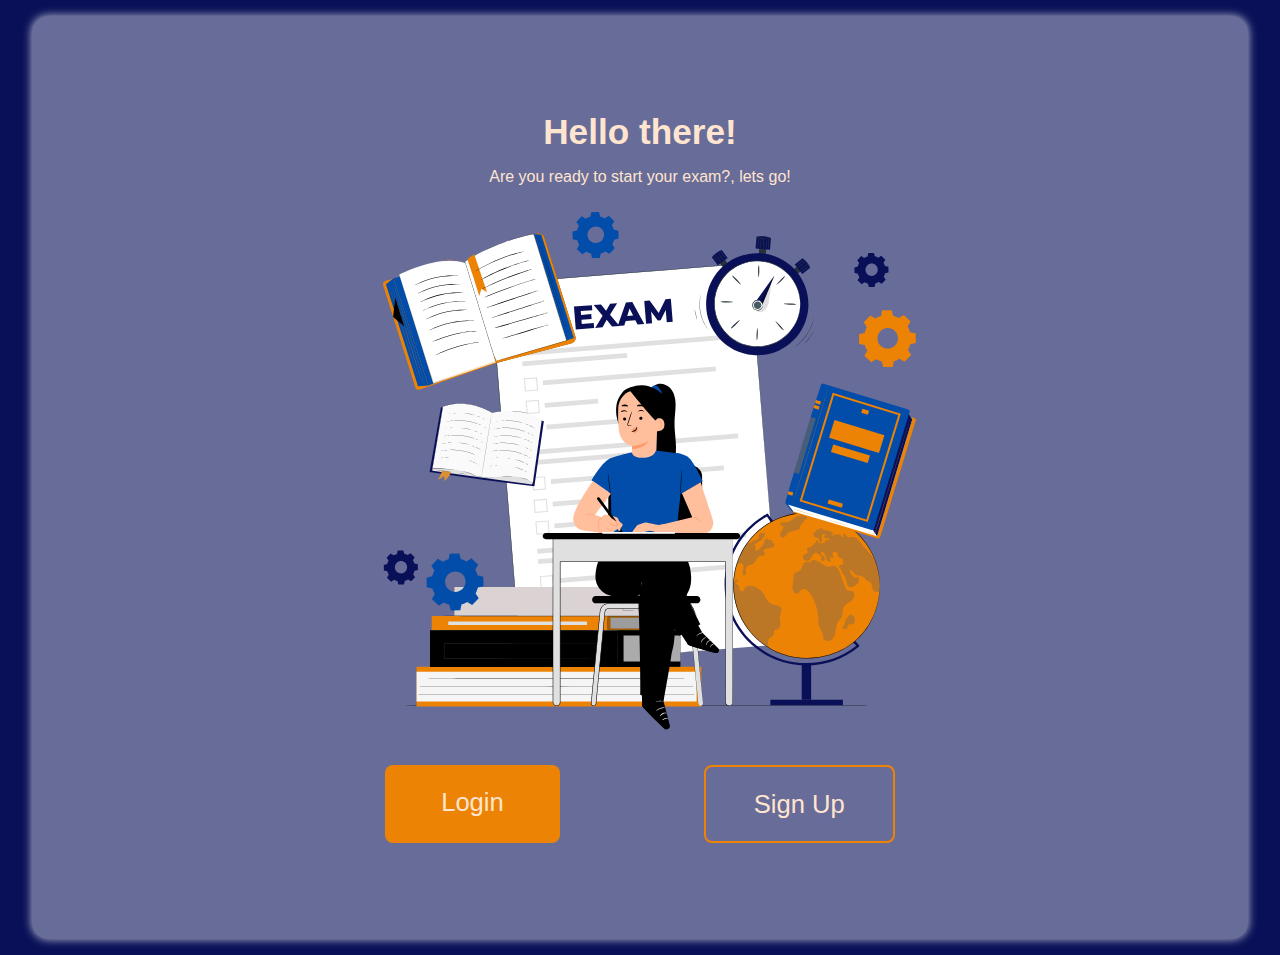
<file: index.html>
<!DOCTYPE html>
<html lang="en">

<head>
    <meta charset="UTF-8">
    <meta name="viewport" content="width=device-width, initial-scale=1.0">
    <title>Home page</title>
    <link rel="stylesheet" href="./css/home.css">
</head>

<body>
    <header>
        <div class="title">
            <h1>Hello there!</h1>
            <p>Are you ready to start your exam?, lets go!</p>
        </div>

        <div class="container">
            <div class="top">
                <figure>
                    <img  class="overlay" src="./assest/home_overlay.svg" alt="">
                    <img class="home_img" src="./assest/home.svg" alt="">
                </figure>
            </div>
            <div class="links">
                <a href="./html/login.html" class="login">Login</a>
                <a href="./html/signup.html" class="signup">Sign Up</a>
            </div>
        </div>
    </header>

</body>

</html>
</file>
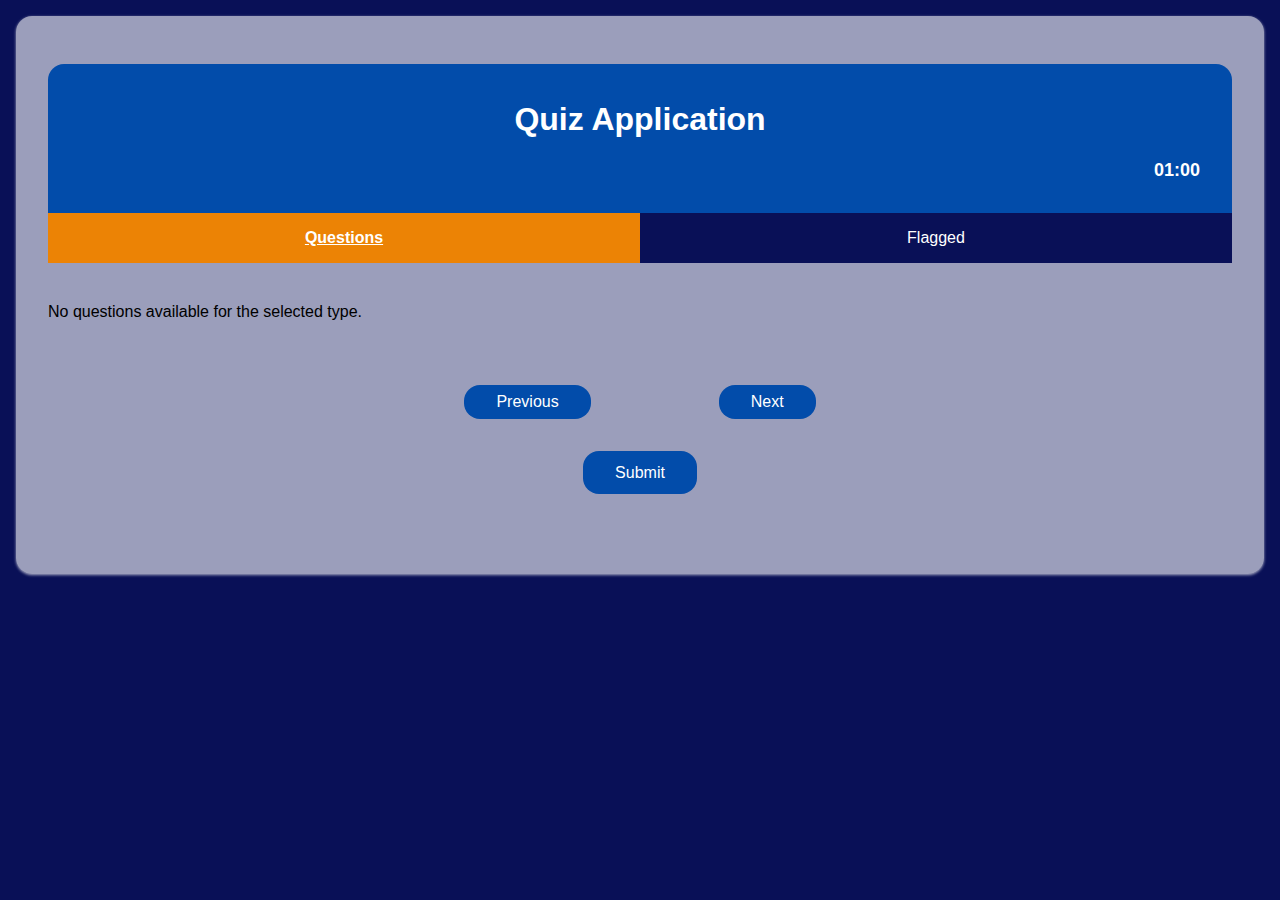
<file: html/Exam.html>
<!DOCTYPE html>
<html lang="en">

<head>
    <meta charset="UTF-8">
    <meta name="viewport" content="width=device-width, initial-scale=1.0">
    <title>Quiz Application</title>
    <link rel="stylesheet" href="../css/Exam.css">
</head>

<body>
    <div class="container">
        <header>
            <h1>Quiz Application</h1>
            <div class="timer" id="timer">01:00</div>
        </header>
        <!-- Tabs Section -->
        <div class="tabs">
            <button class="tab-btn active" data-tab="questions-tab">Questions</button>
            <button class="tab-btn" data-tab="flagged-tab">
                Flagged
                <span id="flagged-tab-count" class="tab-count"></span>
            </button>
            
        </div>

        <!-- Tab Content -->
        <div id="questions-tab" class="tab-content active"></div>
        <div id="flagged-tab" class="tab-content"></div>
        

        <!-- Navigation Buttons -->
        <div class="navigation">
            <button id="prev-btn" class="nav-btn">Previous</button>
            <span class="q_no"></span>
            <button id="next-btn" class="nav-btn">Next</button>
        </div>

        <!-- Submit Button -->
        <button id="submit-btn" class="nav-btn">Submit</button>
    </div>

    <script src="../js/Exam.js"></script>
</body>

</html>
</file>
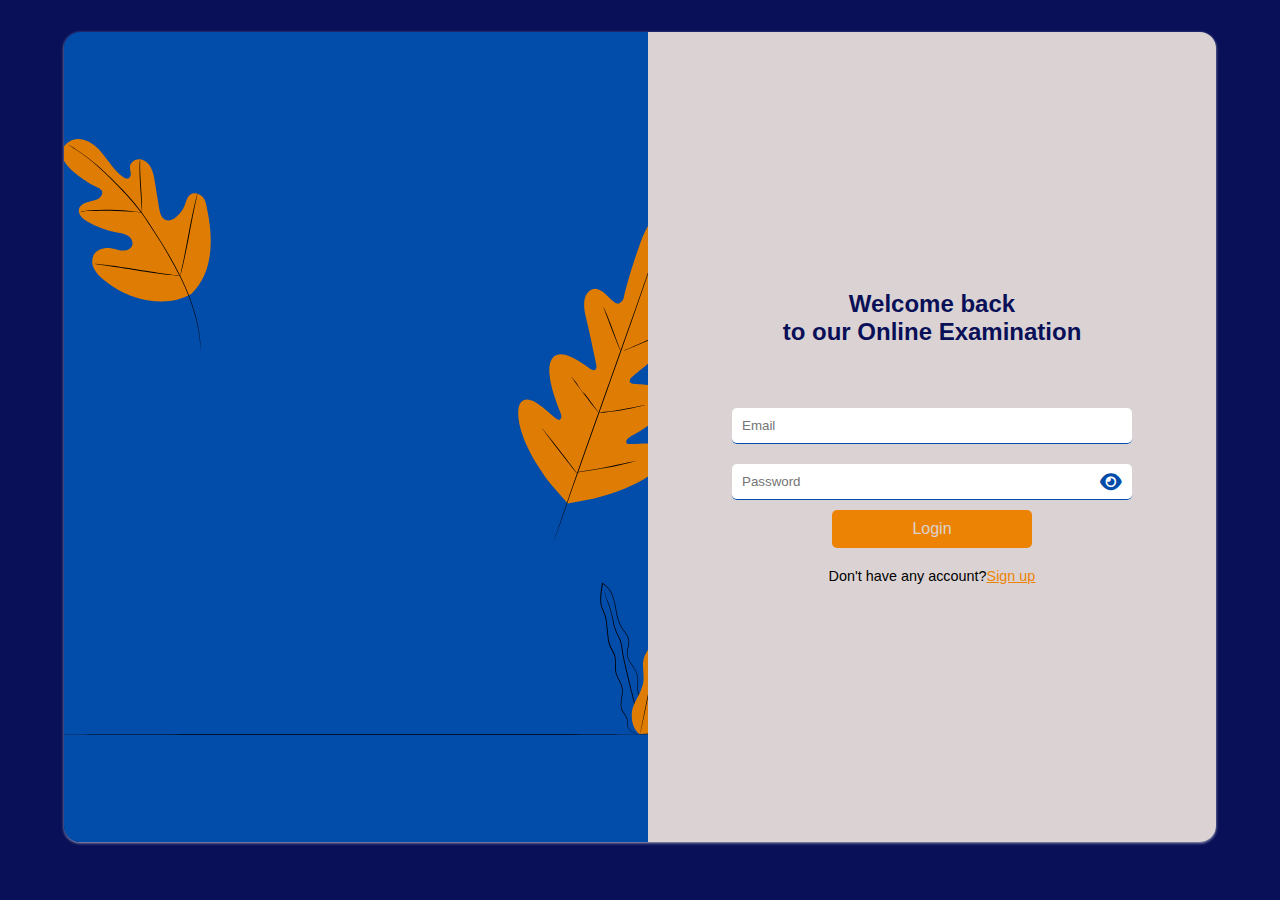
<file: html/login.html>
<!DOCTYPE html>
<html lang="en">

<head>
    <meta charset="UTF-8">
    <meta name="viewport" content="width=device-width, initial-scale=1.0">
    <title>Examination System</title>
    <link href="https://cdnjs.cloudflare.com/ajax/libs/font-awesome/6.0.0-beta3/css/all.min.css" rel="stylesheet">
    <link rel="stylesheet" href="../css/login.css">
</head>

<div class="container">
    <div class="left">
        <img src="../assest/background.svg" alt="">
    </div>
    <div class="right">
        <h2>Welcome back<br> to our Online Examination</h2>
        <form class="form" id="signupForm">

            <input type="email" id="email" placeholder="Email" required>
            <span class="error" id="emailError">Please enter a valid email address.</span>
            <span class="error" id="userError">Email or pasword is not valid.</span>

            <div class="password_field">
                <input type="password" id="password" placeholder="Password" required>
                <i class="fas fa-eye toggle_password" id="togglePassword1"></i>
            </div>

            <button type="submit">Login</button>
        </form>
        <div class="links">
            <p>Don't have any account?<a href="./signup.html">Sign up</a></p>
        </div>
    </div>
</div>

<script src="../js/login.js"></script>
</body>

</html>
</file>
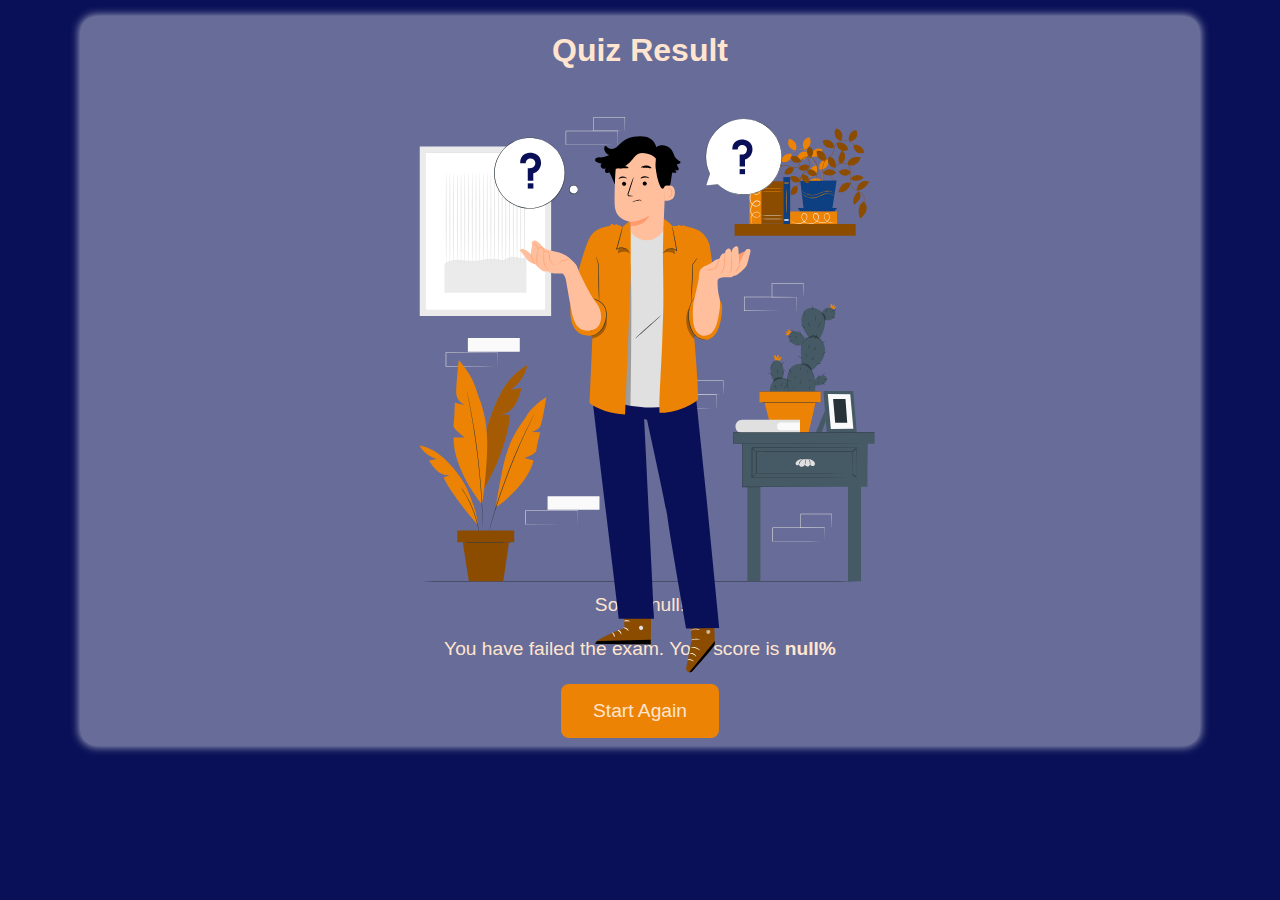
<file: html/result.html>
<!DOCTYPE html>
<html lang="en">
  <head>
    <meta charset="UTF-8" />
    <meta name="viewport" content="width=device-width, initial-scale=1.0" />
    <link rel="stylesheet" href="../css/result.css" />
    <title>Result</title>
  </head>

  <body>
    <header>
      <div class="title">
        <h1>Quiz Result</h1>
        <p></p>
      </div>

      <div class="container">
        <div class="top">
          <figure>
            <img class="overlay" src="../assest/home_overlay.svg" alt="" />
            <img class="result_img" src="../assest/home.svg" alt="re" />
          </figure>
        </div>
        <div class="result">
          <p class="grade"></p>
        </div>
        <div class="links">
          <a href="../html/login.html" class="login">Start Again</a>
          
        </div>
      </div>
    </header>
    <script src="../js/result.js"></script>
  </body>
</html>
</file>
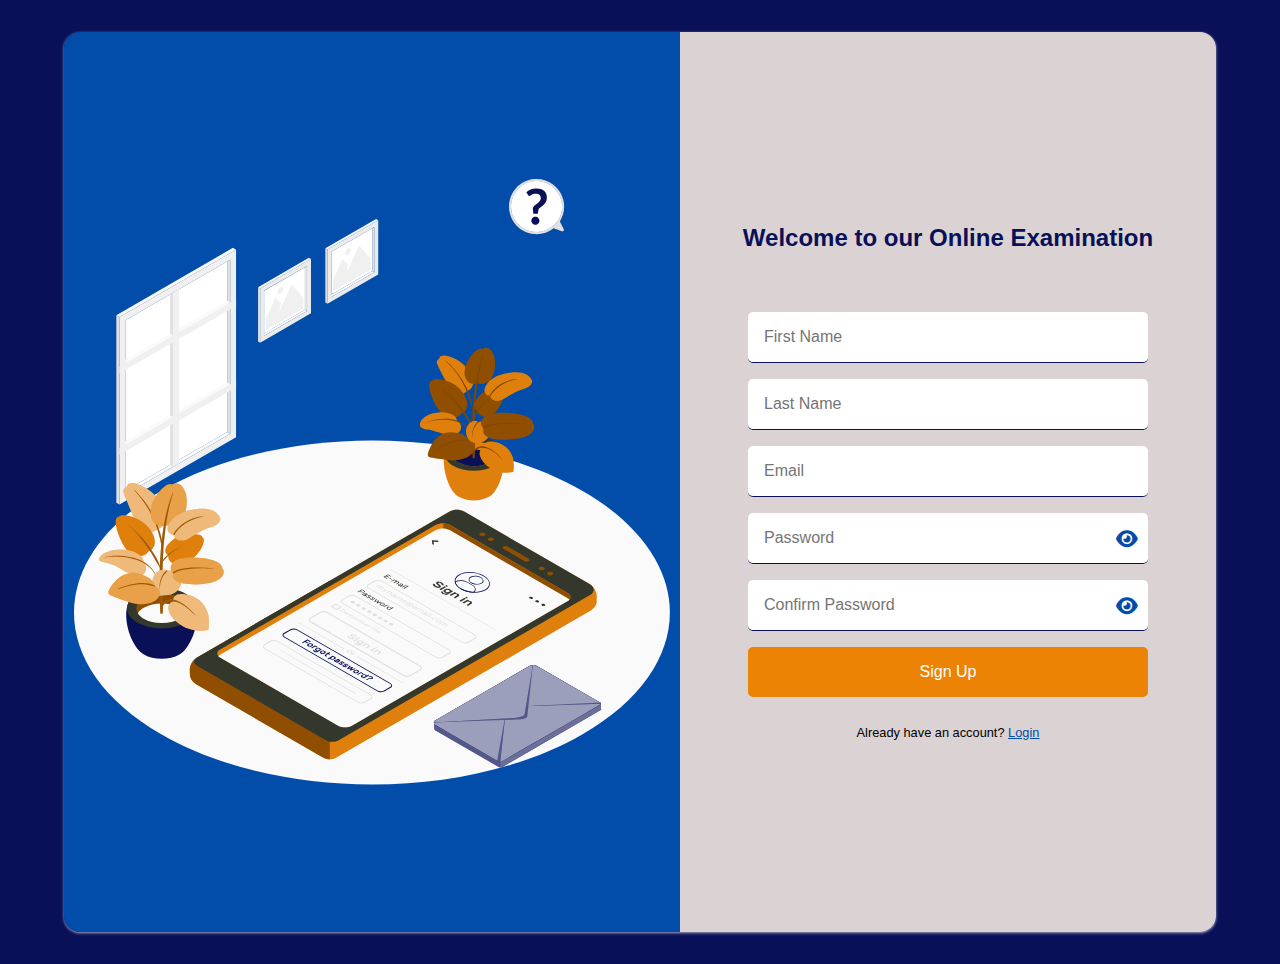
<file: html/signup.html>
<!DOCTYPE html>
<html lang="en">

<head>
    <meta charset="UTF-8">
    <meta name="viewport" content="width=device-width, initial-scale=1.0">
    <title>Examination System</title>
    <link href="https://cdnjs.cloudflare.com/ajax/libs/font-awesome/6.0.0-beta3/css/all.min.css" rel="stylesheet">
    <link rel="stylesheet" href="../css/sigup.css">
</head>

<div class="container">
    <div class="left">
        <img class="img_left" src="../assest/signoverlay.svg" alt="Left Image" />
        <img class="img_right" src="../assest/signoverlay2.svg" alt="Right Image" />
        <img class="img_bottom" src="../assest/signoverlay3.svg" alt="Bottom Image"/>
    </div>
    <div class="right">
        <h2>Welcome to our Online Examination</h2>
        <form class="form" id="signupForm">
            <input type="text" id="firstName" placeholder="First Name" required>
            <span class="error" id="firstNameError">First name should only contain alphabetical characters.</span>

            <input type="text" id="lastName" placeholder="Last Name" required>
            <span class="error" id="lastNameError">Last name should only contain alphabetical characters.</span>

            <input type="email" id="email" placeholder="Email" required>
            <span class="error" id="emailError">Please enter a valid email address.</span>

            <!-- <input type="password" id="password" placeholder="Password" required> -->
            <div class="password_field">
                <input type="password" id="password" placeholder="Password" required>
                <i class="fas fa-eye toggle_password" id="togglePassword1"></i>
            </div>
            <span class="error" id="passwordError">Password must be at least 8 characters long and contain an uppercase
                letter, a number, and a special character.</span>
            <div class="password_field">
                <input type="password" id="confirmPassword" placeholder="Confirm Password" required>
                <i class="fas fa-eye toggle_password" id="togglePassword2"></i>
            </div>
            <!-- <input type="password" id="confirmPassword" placeholder="Confirm Password" required> -->
            <span class="error" id="confirmPasswordError">Passwords do not match.</span>

            <button type="submit">Sign Up</button>
        </form>
        <div class="links">
            <p>Already have an account? <a href="./login.html">Login</a></p>
        </div>
    </div>
</div>

<script src="../js/signup.js"></script>
</body>

</html>
</file>
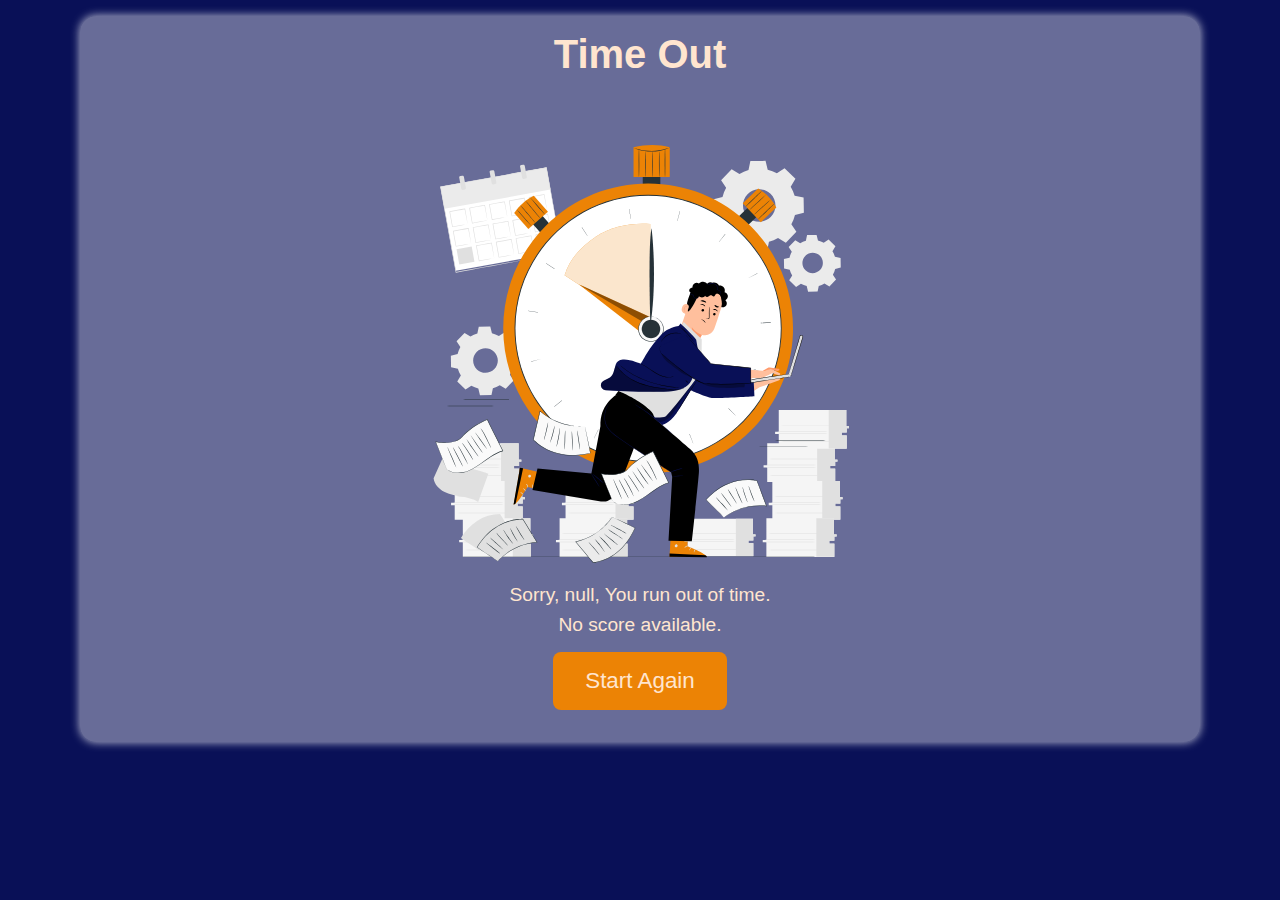
<file: html/Time out.html>
<!DOCTYPE html>
<html lang="en">
<head>
    <meta charset="UTF-8">
    <meta name="viewport" content="width=device-width, initial-scale=1.0">
    <link rel="stylesheet" href="../css/Time out.css">
    <title>Timeout</title>
</head>
<body>
    <header>
      <div class="title">
        <h1>Time Out</h1>
        <p></p>
      </div>

      <div class="container">
        <div class="top">
          <figure>
            <img class="overlay" src="../assest//time out_overlay.svg" alt="" />
            <img class="timeout_img" src="../assest/time out.svg" alt="" />
          </figure>
        </div>
        <div class="result">
            <p class="sorry"></p>
          <p class="grade"></p>
        </div>
        <div class="links">
          <a href="../html/login.html" class="Start">Start Again</a>
          
        </div>
      </div>
    </header>
    <script src="../js/Time out.js"></script>
  </body>
</html>
</file>
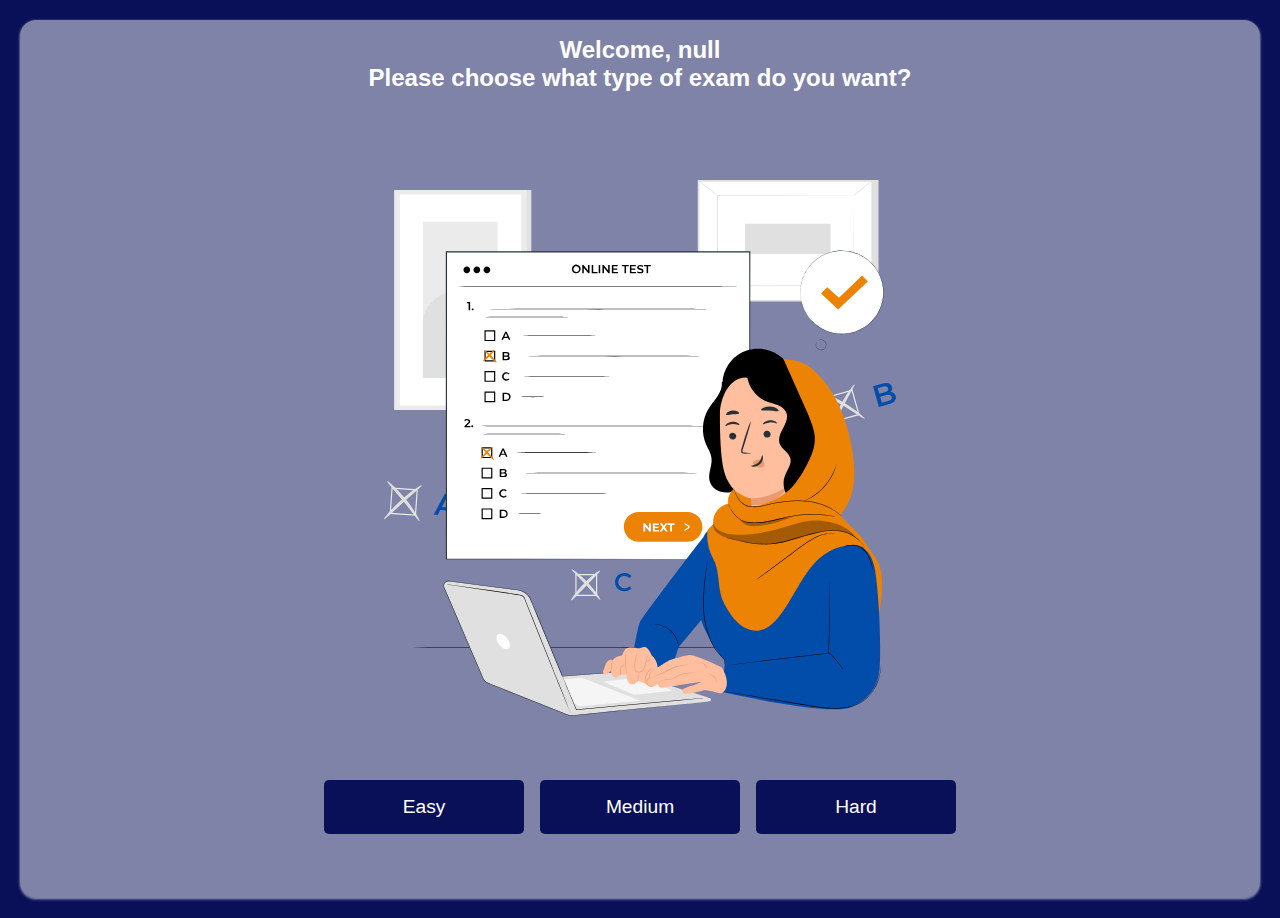
<file: html/Type of exam.html>
<!DOCTYPE html>
<html lang="en">

<head>
  <meta charset="UTF-8" />
  <meta name="viewport" content="width=device-width, initial-scale=1.0" />
  <link rel="stylesheet" href="../css/Type of exam.css" />
  <title>Choose Exam</title>
</head>

<body>
  <div class="container">
    <div id="greeting">
      <h2></h2>
      <h3>Please choose what type of exam do you want?</h3>
    </div>

    <figure>
      <img class="overlay" src="../assest/type of exam overlay.svg" alt="">
      <img class="home_img" src="../assest/type of exam.svg" alt="">
    </figure>

    <div class="choices">
      <button class="choice easy">Easy</button>
      <button class="choice medium">Medium</button>
      <button class="choice hard">Hard</button>
    </div>
  </div>

  <script src="../js/Type of exam.js"></script>
</body>

</html>
</file>
<file: css/home.css>
* {
    margin: 0;
    padding: 0;
    box-sizing: border-box;
    font-family: Arial, sans-serif;
}

body {
    background-color: #091057;
    color: rgba(255, 229, 207, 1);
}

header {
    margin: 1rem 5rem;
    display: flex;
    justify-content: center;
    flex-direction: column;
    align-items: center;
    text-align: center;
    border-radius: 1rem;
    box-shadow: 0px 0px 10px rgba(255, 255, 255, 0.751);
    background-color: #ffffff63;

}

.title {
    margin: 1rem;
    display: flex;
    flex-direction: column;
    row-gap: 1rem;
    z-index: 2;

}

.title h1 {
    font-size: 2.5rem;
}

.container {
    display: flex;
    flex-direction: column;
    align-items: center;

}

.container figure {
    margin: 0;
    padding: 0;
}

.container figure .home_img {
    width: 80%;
    position: relative;
}

.container figure .overlay {
    position: absolute;
    top: 9%;
    left: 30%;
    width: 40%;
    animation: floating 3s ease-in-out infinite;
    z-index: 1;
}

/* Floating animation for .overlay */
@keyframes floating {
    0% {
        transform: translateY(0);
    }

    50% {
        transform: translateY(15px);
        /* Moves up */
    }

    100% {
        transform: translateY(0);
        /* Back to the original position */
    }
}

.links {
    display: flex;
    justify-content: space-around;
    gap: 10rem;
    margin-bottom: 1rem;
    position: relative;
    z-index: 2;
}

.links a {
    text-decoration: none;
    color: rgba(255, 229, 207, 1);
    font-size: 1.2rem;
    border-radius: 0.5rem;
    transition: 0.3s ease;
    padding: 1rem 3rem;
}

.links .login {
    background-color: #EC8305;

}

.links .signup {
    border: #EC8305 solid 2px;

}

.links .login:hover {
    background-color: rgb(255, 255, 255);
    color: rgb(255, 136, 91);
}

.links .signup:hover {
    background-color: #EC8305;
}

/* Media Queries */

/* small phone */
@media(min-width:500px) and (max-width: 600px) {

    header {
        margin: 1rem 2rem;
        padding: 5rem 1rem;
        
        
    }

    .title h1 {
        font-size: 1.5rem;
    }

    .container figure .home_img {
        width: 80%;
    }

    .container figure .overlay {
        top: 19%;
        left: 15%;
        width: 74%;
    }

    .links {
        gap: 5rem;
    }

    .links a {
        font-size: 1.2rem;
        padding: 0.5rem 2rem;
        display: flex;
        justify-content: center;
        align-items: center;
        margin-top: 1.5rem;
    }

    .links .login {
        padding: 0.5rem 2.5rem;
        
    }

    .links .signup {
        padding: 1rem 2rem;
        
    }
}

/* big screen phones */
@media (min-width: 601px) and (max-width: 767px) {

    header {
        margin: 1rem 2rem;
        padding: 5rem 1rem;
    }

    .title h1 {
        font-size: 1.8rem;
    }

    .container figure .home_img {
        width: 85%;
    }

    .container figure .overlay {
        top: 10%;
        left: 20%;
        width: 60%;
    }

    .links {
        gap: 7rem;
    }

    .links a {
        font-size: 1.1rem;
        padding: 0.7rem 2.5rem;
    }

    .links .login {
        padding: 0.7rem 2.5rem;
        text-align: center;
    }

    .links .signup {
        padding: 0.7rem 2rem;
        text-align: center;
    }
}

/* labtops */
@media (min-width: 768px) and (max-width: 1024px) {

    header {
        margin: 1rem 2rem;
        padding: 5rem 1rem;
    }

    .title h1 {
        font-size: 2rem;
    }

    .container figure .home_img {
        width: 80%;
    }

    .container figure .overlay {
        top: 10%;
        left: 22%;
        width: 60%;
    }

    .links {
        gap: 8rem;
    }

    .links a {
        font-size: 1.2rem;
        padding: 0.8rem 3rem;
        margin-top: 1rem;
    }

    .links .login {
        padding: 0.8rem 3rem;
        text-align: center;
    }

    .links .signup {
        padding: 0.8rem 2.5rem;
        text-align: center;
    }
}

/* comp */
@media (min-width: 1025px) and (max-width: 1280px) {

    header {
        margin: 1rem 2rem;
        padding: 5rem 1rem;
    }

    .title h1 {
        font-size: 2.2rem;
    }

    .container figure .home_img {
        width: 80%;
    }

    .container figure .overlay {
        top: 20%;
        left: 26%;
        width: 50%;
    }

    .links {
        gap: 9rem;
    }

    .links a {
        font-size: 1.6rem;
        padding: 1rem 3rem;
        margin-top: 1rem;
    }

    .links .login {
        padding: 1.4rem 3.5rem;
        text-align: center;
    }

    .links .signup {
        padding: 1.4rem 3rem;
        text-align: center;
    }
}

/* screens */
@media (min-width: 1281px) and (max-width: 1440px) {

    header {
        margin: 1rem 2rem;
        padding: 5rem 1rem;
    }

    .title h1 {
        font-size: 2.5rem;
    }

    .container figure .home_img {
        width: 80%;
    }

    .container figure .overlay {
        top: 20%;
        left: 30%;
        width: 40%;
    }

    .links {
        gap: 10rem;
    }

    .links a {
        font-size: 1.2rem;
        padding: 1rem 3rem;
        margin-top: 1rem;
    }

    .links .login {
        padding: 1rem 4rem;
        text-align: center;
    }

    .links .signup {
        padding: 1rem 4rem;
        text-align: center;
    }
}

/* screens */
@media (min-width: 1921px) {

    header {
        margin: 1rem 2rem;
        padding: 5rem 1rem;
    }

    .title h1 {
        font-size: 3rem;
    }

    .container figure .home_img {
        width: 85%;
    }

    .container figure .overlay {
        top: 20%;
        left: 30%;
        width: 40%;
    }

    .links {
        gap: 10rem;
    }

    .links a {
        font-size: 1.3rem;
        padding: 1rem 3rem;
        margin-top: 1rem;
    }

    .links .login {
        padding: 1rem 4rem;
        text-align: center;
    }

    .links .signup {
        padding: 1rem 4rem;
        text-align: center;
    }
}
</file>
<file: css/Exam.css>
body {
    font-family: Arial, sans-serif;
    background-color: #091057;
    margin: 0;
    padding: 0;
}

.container {
    margin: 1rem;
    display: flex;
    flex-direction: column;
    border-radius: 1rem;
    padding: 3rem 2rem;
    background-color: #ffffff98;
    box-shadow: 0px 1px 3px rgba(255, 255, 255, 0.652);
}

header {
    background-color: #024CAA;
    color: white;
    padding: 1rem;
    text-align: center;
    border-top-left-radius: 1rem;
    border-top-right-radius: 1rem;
}

.tab-count {
    background-color: #ffffff;
    color: #024CAA;
    font-size: 1rem;
    padding: 0.5rem;
    text-align: center;
    border-radius: 50%;
    margin-left: 5px;
    font-weight: bold;
}


.tabs {
    display: flex;
    background-color: #EC8305;
}

.tabs button {
    display: flex;
    justify-content: center;
    align-items: center;
    gap: 1rem;
    flex: 1;
    padding: 1rem;
    cursor: pointer;
    background-color: #091057;
    border: none;
    color: white;
    font-size: 1rem;
    transition: background-color 0.3s;
}

.tabs button.active {
    background-color: #EC8305;
    font-weight: bold;
    text-decoration: underline;
}

.tab-content {
    padding: 1.5rem 0;
    display: none;
}

.tab-content.active {
    display: block;
}

.question {
    margin-bottom: 1.5rem;
    padding: 20px;
    border: 1px solid #091057;
    border-radius: 5px;
    background-color: white;
    position: relative;
}

.question-controls {
    position: absolute;
    top: 10px;
    right: 10px;
    display: flex;
    gap: 1rem;
}

.timer {
    text-align: right;
    margin: 1rem;
    font-size: 18px;
    font-weight: bold;
    color: #ffffff;
}

.navigation {
    display: flex;
    justify-content: center;
    gap: 3rem;
    margin-top: 1.5rem;
}

button.nav-btn {
    background-color: #024CAA;
    color: white;
    font-size: 1rem;
    padding: 0.5rem 2rem;
    border: none;
    border-radius: 1rem;
    cursor: pointer;
    transition: background-color 0.3s;
}

span{
    font-size: 1rem;
    padding: 1rem;
}

.nav-btn{
    padding: 1rem 2rem;
    font-size: 1rem;
    height: 30%;
}

button.nav-btn:hover {
    background-color: #091057;
}

button.nav-btn:disabled {
    background-color: #999;
    cursor: not-allowed;
}

#submit-btn {
    padding: 0.8rem 2rem;
    margin: 2rem 0;
    align-self: center;
    display: block;
}

button.delete-btn {
    background-color: #EC8305;
    color: white;
    border: none;
    padding: 5px 10px;
    cursor: pointer;
    border-radius: 5px;
    margin-top: 10px;
}

button.delete-btn:hover {
    background-color: #D26C04;
}

/* Media Queries */

@media (min-width:500px) {
    /* .container {
        margin: 1rem;
    }

    .navigation {
        display: flex;
        gap: 0;
    } */

    .q_no {
        font-size: 1rem;
        text-align: center;
    }
    .tab-count{
        width: 1rem;
        height: 1rem;
        display: flex;
        justify-content: center;
        align-items: center;
        text-align: center;
    }
}

/* small phone */
@media (max-width: 599px) {

    #flag-btn {
        padding: 0.8rem 3rem;
        font-size: 1rem;
        transform: translateY(150px);
    }

    #prev-btn,
    #next-btn,
    #submit-btn {
        padding: 0.8rem 3rem;
        font-size: 1rem;
    }

    #delete-btn {
        margin-top: 2rem;
        padding: 0.5rem 3rem;
        font-size: 1rem;
    }

    input[type="radio"] {
        margin-top: 1rem;
    }

    .navigation {
        display: flex;
        justify-content: center;
        gap: 1rem;
        align-items: center;
    }

    .q_no{
        font-size: 1rem;
        padding: 1rem;
        width: 100%;
    }
}
</file>
<file: css/login.css>
* {
    margin: 0;
    padding: 0;
    box-sizing: border-box;
    font-family: Arial, sans-serif;
}

body {
    background-color: #091057;
    display: flex;
    justify-content: center;
    flex-direction: column;
    align-items: center;
}

h1 {
    font-size: 2rem;
    font-weight: bold;
    color: #DBD3D3;
    margin: 0.5rem 0;
}

/*----------------------- container-------------------------*/
.container {
    display: flex;
    max-width: 1300px;
    width: 100%;
    border-radius: 1rem;
    box-shadow: 0px 1px 3px rgba(255, 255, 255, 0.652);
    margin: 2rem;
}

/*----------------------- left side-------------------------*/
.left {
    flex: 1;
    background: #024CAA;
    background-image: url(../assest/background_overlay2.svg);
    background-repeat: no-repeat;
    background-position-x: center;
    background-position-y: center;
    padding: 10rem 5rem;
    border-top-left-radius: 1rem;
    border-bottom-left-radius: 1rem;
    height: 90vh;
    position: relative;
    overflow: hidden;
    z-index: 3;
}

.left::before {
    content: '';
    position: absolute;
    top: 0;
    left: -100%;
    width: 100%;
    height: 100%;
    background-image: url(../assest/background_onerlay.svg);
    background-repeat: no-repeat;
    z-index: 3;
    background-position-y: 9.6rem;
    animation: slideIn 2s forwards;
    border-top-left-radius: 1rem;
    border-bottom-left-radius: 1rem;
}

@keyframes slideIn {
    0% {
        left: -100%;
    }

    100% {
        left: 0;
    }
}

.left img {
    position: absolute;
    bottom: -100%;
    left: 50%;
    transform: translateX(-55%);
    width: 60%;
    opacity: 0;
    z-index: 0;
    animation: slideUp 3s ease-in-out forwards;
}

@keyframes slideUp {
    0% {
        bottom: -100%;
        opacity: 0;
    }

    50% {
        opacity: 0.5;
    }

    100% {
        bottom: 10%;
        opacity: 1;
    }
}

/*----------------------- right side-------------------------*/
.right {
    flex: 1;
    padding: 40px;
    display: flex;
    flex-direction: column;
    justify-content: center;
    align-items: center;
    background-color: #DBD3D3;
    gap: 20px;
    border-top-right-radius: 1rem;
    border-bottom-right-radius: 1rem;
}

.right h2 {
    font-size: 1.5rem;
    font-weight: bold;
    color: #091057;
    text-align: center;
}

.form {
    width: 100%;
    max-width: 400px;
    display: flex;
    flex-direction: column;
    align-items: center;
    margin-top: 2rem;
}

.form input {
    width: 100%;
    padding: 10px;
    margin: 10px 0;
    border: 1px solid #024CAA;
    border-radius: 5px;
    border-top: none;
    border-left: none;
    border-right: none;
}

.form input:focus {
    outline: none;
    border-bottom: #EC8305 2px solid;
    outline-width: 0;
}

.password_field {
    width: 100%;
    position: relative;
    display: flex;
    align-items: center;
}

.password_field input {
    padding-right: 40px;
}

.toggle_password {
    position: absolute;
    right: 10px;
    cursor: pointer;
    font-size: 1.2rem;
    color: #024CAA;
}

.form button {
    width: 50%;
    padding: 10px;
    background: #EC8305;
    color: #DBD3D3;
    border: none;
    border-radius: 5px;
    font-size: 1rem;
    cursor: pointer;
    transition: 0.3s ease;
}

.form button:hover {
    background-color: #024CAA;
    color: #DBD3D3;
}

.links {
    text-align: center;
    font-size: 0.9rem;
}

.links a {
    color: #EC8305;
    /* text-decoration: none; */
}

.links a:hover {
    text-decoration: underline;
}

.error {
    color: rgb(226, 54, 54);
    font-size: 0.7rem;
    margin-top: 5px;
    display: none;
    margin-bottom: 1rem;
}

input.error_border {
    border-bottom: 2px solid rgb(226, 54, 54);
}


/*----------------------- media query-------------------------*/

/* small phone */
@media(min-width:500px) and (max-width: 600px) {

    h1 {
        font-size: 1.5rem;
    }

    .container {
        flex-direction: column;
        width: 90%;
        max-width: 100%;
    }

    .left {
        display: none;
        /* Hide the left side on small screens */
    }

    .right {
        padding: 10rem 2rem;
        width: 100%;
        border-radius: 1rem;
    }

    .form input,
    .form button {
        width: 100%;
        padding: 1rem;
        font-size: 1em;
        margin: 0.5rem 0;
    }

    .links {
        font-size: 0.8rem;
    }

    .error {
        font-size: 0.6rem;
    }
}

/* big screen phones */
@media (min-width: 601px) and (max-width: 767px) {
    h1 {
        font-size: 1.5rem;
    }

    .container {
        flex-direction: column;
        width: 90%;
        max-width: 100%;
    }

    .left {

        display: none;
    }

    .right {
        padding: 2rem;
        width: 100%;
        border-radius: 1rem;
    }

    .form input,
    .form button {
        width: 100%;
    }

    .links {
        font-size: 0.8rem;
    }

    .error {
        font-size: 0.6rem;
    }
}

/* labtops */
@media (min-width: 768px) and (max-width: 1024px) {
    h1 {
        font-size: 2rem;
    }

    .container {
        flex-direction: row;
        width: 90%;
        max-width: 100%;
    }

    .left {
        padding: 10rem 3rem;
        height: 90vh;
    }

    .left img {
        width: 90%;
        left: 5%;
        transform: translateX(-40%);
        transform: translateY(-25%);

    }

    .left::before {
        background-position-y: 13.6rem;
    }

    .right {
        padding: 40px;
        width: 90%;
    }

    .right h2 {
        font-size: 1.5rem;
    }

    .form {
        max-width: 400px;
    }

    .form input {
        width: 100%;
    }

    .form button {
        width: 50%;
    }

    .links {
        font-size: 0.9rem;
    }

    .error {
        font-size: 0.7rem;
    }
}

/* comp */
@media (min-width: 1025px) and (max-width: 1280px) {
    h1 {
        font-size: 2rem;
    }

    .container {
        flex-direction: row;
        width: 90%;
        max-width: 100%;
    }

    .left {
        padding: 10rem 3rem;
        height: 90vh;
    }

    .left img {
        width: 80%;
        left: 8%;
        /* transform: translateX(-40%); */
        transform: translateY(-10%);

    }

    .left::before {
        background-position-y: 13.6rem;
    }

    .right {
        padding: 40px;
        width: 90%;
    }

    .right h2 {
        font-size: 1.5rem;
    }

    .form {
        max-width: 400px;
    }

    .form input {
        width: 100%;
    }

    .form button {
        width: 50%;
    }

    .links {
        font-size: 0.9rem;
    }

    .error {
        font-size: 0.7rem;
    }
}

/* screens */
@media (min-width: 1281px) and (max-width: 1440px) {

    h1 {
        font-size: 2rem;
    }

    .container {
        flex-direction: row;
        width: 90%;
        max-width: 100%;
    }

    .left {
        padding: 10rem 3rem;
        height: 90vh;
    }

    .left img {
        width: 70%;
        left: 15%;
        transform: translateY(-10%);

    }

    .left::before {
        background-position-y: 13.6rem;
    }

    .right {
        padding: 40px;
        width: 90%;
    }

    .right h2 {
        font-size: 1.5rem;
    }

    .form {
        max-width: 400px;
    }

    .form input {
        width: 100%;
        padding: 1rem;
        font-size: 1rem;
    }

    .form button {
        width: 50%;
    }

    .links {
        font-size: 1rem;
    }

    .error {
        font-size: 0.8rem;
    }
}

/* big screens */
@media (min-width: 1921px) {

    h1 {
        font-size: 2rem;
    }

    .container {
        flex-direction: row;
        width: 90%;
        max-width: 100%;
    }

    .left {
        padding: 10rem 3rem;
        height: 90vh;
    }

    .left img {
        width: 60%;
        left: 20%;
        transform: translateY(-10%);

    }

    .left::before {
        background-position-y: 13.6rem;
    }

    .right {
        padding: 40px;
        width: 90%;
    }

    .right h2 {
        font-size: 1.5rem;
    }

    .form {
        max-width: 400px;
    }

    .form input {
        width: 100%;
        padding: 1rem;
        font-size: 1rem;
    }

    .form button {
        width: 50%;
    }

    .links {
        font-size: 1rem;
    }

    .error {
        font-size: 0.8rem;
    }
}
</file>
<file: css/result.css>
* {
    margin: 0;
    padding: 0;
    box-sizing: border-box;
    font-family: Arial, sans-serif;
}

body {
    background-color: #091057;
    color: rgba(255, 229, 207, 1);
}

header {
    margin: 1rem 5rem;
    display: flex;
    justify-content: center;
    flex-direction: column;
    align-items: center;
    row-gap: 1rem;
    text-align: center;
    border-radius: 1rem;
    box-shadow: 0px 0px 10px rgba(255, 255, 255, 0.751);
    background-color: #ffffff63;

}

.title {
    margin: 1rem;
    display: flex;
    flex-direction: column;
    row-gap: 1rem;
    z-index: 2;

}

.title h1 {
    font-size: 2.5rem;
}

.container {
    display: flex;
    flex-direction: column;
    align-items: center;
    row-gap: 0.5rem;

}

.container figure {
    margin: 0;
    padding: 0;
}

.container figure .result_img {
    width: 70%;
    position: relative;
}

.container figure .overlay {
    position: absolute;
    top: 20%;
    left: 31%;
    width: 37%;
    animation: floating 3s ease-in-out infinite;
    z-index: 1;
}

/* Floating animation for .overlay */
@keyframes floating {
    0% {
        transform: translateY(0);
    }

    50% {
        transform: translateY(15px);
        /* Moves up */
    }

    100% {
        transform: translateY(0);
        /* Back to the original position */
    }
}

.result {
    display: flex;
    flex-direction: column;
    align-items: center;
    row-gap: 0.5rem;
    text-align: center;
}

.links {
    display: flex;
    justify-content: space-around;
    gap: 10rem;
    margin: 1rem 0 0.5rem 0;
    position: relative;
    z-index: 2;
}

.links a {
    text-decoration: none;
    color: rgba(255, 229, 207, 1);
    font-size: 1.2rem;
    border-radius: 0.5rem;
    transition: 0.3s ease;
    padding: 1rem 2rem;
}

.links .login {
    background-color: #EC8305;

}

.links .signup {
    border: #EC8305 solid 2px;

}

.links .login:hover {
    background-color: rgb(255, 255, 255);
    color: rgb(255, 136, 91);
}

.links .signup:hover {
    background-color: #EC8305;
}

/* Responsive design */

@media (min-width: 500px) and (max-width: 599px) {
    header {
        margin: 1rem 1rem;
    }

    .title h1 {
        font-size: 1.5rem;
    }

    .container figure .result_img {
        width: 90%;
    }

    .container figure .overlay {
        top: -10%;
        left: 0%;
        width: 100%;
    }

    .result {
        margin-top: 1rem;
        font-size: 1.2rem;
    }

    .links .login {
        font-size: 1.2rem;
        padding: 1rem 2rem;
        margin: 1rem 0;
    }
}

/* small screen phones */
@media (max-width: 600px) {
    header {
        margin: 1rem 1rem;
    }

    .title h1 {
        font-size: 1.5rem;
    }

    .container figure .result_img {
        width: 90%;
    }

    .container figure .overlay {
        top: 12%;
        left: 2%;
        width: 90%;
    }

    .links {
        gap: 5rem;
    }

    .links .login {
        font-size: 1.2rem;
        padding: 1rem 2rem;
        margin: 1rem 0;
    }
}

/* big screen phones */
@media (min-width: 601px) and (max-width: 767px) {
    header {
        margin: 1rem 1rem;
    }

    .title h1 {
        font-size: 1.5rem;
    }

    .container figure .result_img {
        width: 90%;
    }

    .container figure .overlay {
        top: 9%;
        left: 2%;
        width: 90%;
    }

    .result {
        font-size: 1.2rem;
    }

    .links {
        gap: 5rem;
    }

    .links .login {
        font-size: 1.2rem;
        padding: 1rem 2rem;
        margin: 1rem 0;
    }
}

/* labtops */
@media (min-width: 768px) and (max-width: 1024px) {
    header {
        margin: 1rem 5rem;
    }

    .title h1 {
        font-size: 2rem;
    }

    .container figure .result_img {
        width: 70%;
    }

    .container figure .overlay {
        top: 8%;
        left: 17%;
        width: 60%;
    }

    .result {
        font-size: 1.2rem;
    }

    .links {
        gap: 10rem;
    }

    .links a {
        font-size: 1.2rem;
        padding: 1rem 2rem;
    }
}

/* comp */
@media (min-width: 1025px) and (max-width: 1280px) {
    header {
        margin: 1rem 5rem;
    }

    .title h1 {
        font-size: 2rem;
    }

    .container figure .result_img {
        width: 70%;
    }

    .container figure .overlay {
        top: 10%;
        left: 25%;
        width: 49%;
    }

    .result {
        font-size: 1.2rem;
    }

    .links {
        gap: 10rem;
    }

    .links a {
        font-size: 1.2rem;
        padding: 1rem 2rem;
    }

}


/* screens */
@media (min-width: 1281px) and (max-width: 1440px) {
    header {
        margin: 1rem 5rem;
    }

    .title h1 {
        font-size: 2rem;
    }

    .container figure .result_img {
        width: 70%;
    }

    .container figure .overlay {
        top: 8%;
        left: 30%;
        width: 40%;
    }

    .result {
        font-size: 1.2rem;
    }

    .links {
        gap: 10rem;
    }

    .links a {
        font-size: 1.2rem;
        padding: 1rem 2rem;
    }
}

@media (min-width: 1441px) and (max-width: 1920px) {
    header {
        margin: 1rem 5rem;
    }

    .title h1 {
        font-size: 2rem;
    }

    .container figure .result_img {
        width: 70%;
    }

    .container figure .overlay {
        top: 8%;
        left: 31%;
        width: 38%;
    }

    .result {
        font-size: 1.2rem;
    }

    .links {
        gap: 10rem;
    }

    .links a {
        font-size: 1.2rem;
        padding: 1rem 2rem;
    }
}

/* big screens */

@media (min-width: 1921px) {
    header {
        margin: 1rem 5rem;
    }

    .title h1 {
        font-size: 2rem;
    }

    .container figure .result_img {
        width: 70%;
    }

    .container figure .overlay {
        top: 15%;
        left: 30%;
        width: 48%;
    }

    .result {
        font-size: 1.2rem;
    }

    .links {
        gap: 10rem;
    }

    .links a {
        font-size: 1.2rem;
        padding: 1rem 2rem;
    }
}
</file>
<file: css/sigup.css>
* {
    margin: 0;
    padding: 0;
    box-sizing: border-box;
    font-family: Arial, sans-serif;
}

body {
    background-color: #091057;
    display: flex;
    justify-content: center;
    flex-direction: column;
    align-items: center;
}

h1 {
    font-size: 2rem;
    font-weight: bold;
    color: rgb(255, 229, 207);
    margin: 0.5rem 0;
}

/*----------------------- container-------------------------*/

.container {
    display: flex;
    max-width: 1300px;
    width: 100%;
    border-radius: 1rem;
    box-shadow: 0px 1px 3px rgba(255, 255, 255, 0.652);
    margin: 2rem;
}

.left {
    flex: 1;
    background: #024CAA;
    background-image: url(../assest/sign.svg);
    background-repeat: no-repeat;
    background-position: center;
    padding: 10rem 5rem;
    border-top-left-radius: 1rem;
    border-bottom-left-radius: 1rem;
    height: 90vh;
    position: relative;
    overflow: hidden;

}

/* General styles for images inside .left */
.left img {
    position: absolute;
    opacity: 0;
    animation-duration: 3s;
    animation-fill-mode: forwards;
}

.left .img_left,
.img_right {
    width: 100%;
}


/* Left Image: Animates from left to right */
.img_left {
    top: 5%;
    left: 0;
    /* Start off-screen on the left */
    animation-name: slideFromRight;
}

/* Right Image: Animates from right to left */
.img_right {
    top: 0;
    right: 0;
    animation-name: slideFromLeft;
}

/* Bottom Image: Animates from bottom to top */
.img_bottom {
    bottom: -100%;
    /* Start off-screen at the bottom */
    left: 50%;
    width: 40rem;
    /* Centered horizontally */
    transform: translateX(-51%);
    animation-name: slideFromBottom;
}

/* Keyframes for Left-to-Right Animation */
@keyframes slideFromRight {
    0% {
        left: 20%;
        opacity: 0;
    }

    50% {
        opacity: 0.5;
    }

    100% {
        left: 0%;
        opacity: 1;
    }
}

/* Keyframes for Right-to-Left Animation */
@keyframes slideFromLeft {
    0% {
        left: -100%;
        opacity: 0;
    }

    50% {
        opacity: 0.5;
    }

    100% {
        left: 10%;
        opacity: 1;
    }
}

/* Keyframes for Bottom-to-Top Animation */
@keyframes slideFromBottom {
    0% {
        bottom: -100%;
        opacity: 0;
    }

    50% {
        opacity: 0.5;
    }

    100% {
        bottom: 2%;
        opacity: 1;
    }
}

figure {
    margin: 0;
    padding: 0;
}


.left::before {
    position: absolute;
    bottom: -100%;
    left: 50%;
    transform: translateX(-55%);
    width: 100%;
    opacity: 0;
    z-index: 0;
    animation: slideUp 3s ease-in-out forwards;
}


.right {
    flex: 1;
    padding: 40px;
    display: flex;
    flex-direction: column;
    justify-content: center;
    align-items: center;
    background-color: #DBD3D3;
    gap: 20px;
    border-top-right-radius: 1rem;
    border-bottom-right-radius: 1rem;
}

.right h2 {
    font-size: 1.5rem;
    font-weight: bold;
    color: #091057;
}

.form {
    width: 100%;
    max-width: 400px;
    display: flex;
    flex-direction: column;
    align-items: center;
    margin-top: 2rem;
}

.form input {
    width: 100%;
    padding: 10px;
    margin: 10px 0;
    border: 1px solid #091057;
    border-radius: 5px;
    border-top: none;
    border-left: none;
    border-right: none;
}

.form input:focus {
    outline: none;
    border-bottom: #EC8305 2px solid;
    outline-width: 0;
}

.password_field {
    width: 100%;
    position: relative;
    display: flex;
    align-items: center;
}

.password_field input {
    padding-right: 40px;
}

.toggle_password {
    position: absolute;
    right: 10px;
    cursor: pointer;
    font-size: 1.2rem;
    color: #024CAA;
}

.form button {
    width: 50%;
    padding: 10px;
    background: #EC8305;
    color: rgb(255, 255, 255);
    border: none;
    border-radius: 5px;
    font-size: 1rem;
    cursor: pointer;
}

.form button:hover {
    background-color: #024CAA;
    color: rgb(255, 255, 255);
}

.links {
    text-align: center;
    font-size: 0.9rem;
}

.links a {
    color: #024CAA;
    /* text-decoration: none; */
}

.links a:hover {
    text-decoration: underline;
}

.error {
    color: rgb(226, 54, 54);
    font-size: 0.7rem;
    margin-top: 5px;
    display: none;
    margin-bottom: 1rem;
}

input.error_border {
    border-bottom: 2px solid rgb(226, 54, 54);
}

/* Media Queries */

/* small phone */
@media(min-width:500px) and (max-width: 600px) {

    h1 {
        font-size: 1.5rem;
    }

    .container {
        flex-direction: column;
        width: 90%;
        max-width: 100%;
    }

    .left {
        display: none;
        /* Hide the left side on small screens */
    }

    .right {
        padding: 10rem 2rem;
        width: 100%;
        border-radius: 1rem;
    }

    .form input,
    .form button {
        width: 100%;
        padding: 1rem;
        font-size: 1em;
        margin: 0.5rem 0;
    }

    .links {
        font-size: 0.8rem;
    }

    .error {
        font-size: 0.6rem;
    }
}

/* big screen phones */
@media (min-width: 601px) and (max-width: 767px) {

    h1 {
        font-size: 1.5rem;
    }

    .container {
        flex-direction: column;
        width: 90%;
        max-width: 100%;
    }

    .left {
        display: none;
        /* Hide the left side on small screens */
    }

    .right {
        padding: 10rem 2rem;
        width: 100%;
        border-radius: 1rem;
    }

    .form input,
    .form button {
        width: 100%;
        padding: 1rem;
        font-size: 1em;
        margin: 0.5rem 0;
    }

    .links {
        font-size: 0.8rem;
    }

    .error {
        font-size: 0.6rem;
    }
}

/* labtops */
@media (min-width: 768px) and (max-width: 1024px) {
    h1 {
        font-size: 1.5rem;
    }

    .container {
        width: 99%;
    }

    .left {
        display: block;
        height: 100vh;
        padding: 10rem 5rem;
        /* background-position-x: 50%; */
    }

    .left .img_left {
        top: 25%;
        left: -5%;
        width: 35rem;
        transform: translateX(-5%);

    }

    .left .img_right {
        top: 30%;
        right: 0;
    }

    .left .img_bottom {
        /* bottom: -80%; */
        left: -4%;
        width: 35rem;
        transform: translateX(-25%);
        transform: translateY(-30%);

    }

    .right {
        width: 100%;
    }

    .form input,
    .form button {
        width: 100%;
        padding: 1rem;
        font-size: 1em;
        margin: 0.5rem 0;
    }

    .links {
        font-size: 0.8rem;
    }

    .error {
        font-size: 0.6rem;
    }
}

/* comp */
@media (min-width: 1025px) and (max-width: 1280px) {
    h1 {
        font-size: 1.5rem;
    }

    .container {
        width: 90%;
    }

    .left {
        display: block;
        height: 100vh;
        padding: 5rem 5rem;
        /* background-position-x: 50%; */
    }

    .left .img_left {
        top: 25%;
        left: -20%;
        width: 35rem;
        transform: translateX(10%);

    }

    .left .img_right {
        top: 20%;
        right: 0%;
        /* left: 10%; */
    }

    .left .img_bottom {
        /* bottom: -80%; */
        left: 5%;
        width: 35rem;
        transform: translateX(50%);
        transform: translateY(-30%);

    }

    .right {
        width: 100%;
    }

    .form input,
    .form button {
        width: 100%;
        padding: 1rem;
        font-size: 1em;
        margin: 0.5rem 0;
    }

    .links {
        font-size: 0.8rem;
    }

    .error {
        font-size: 0.6rem;
    }
}

/* screens */
@media (min-width: 1281px) and (max-width: 1440px) {
    h1 {
        font-size: 1.5rem;
    }

    .container {
        width: 95%;
    }

    .left {
        display: block;
        height: 100vh;
        padding: 5rem 5rem;
        /* background-position-x: 50%; */
    }

    .left .img_left {
        top: 25%;
        left: -20%;
        width: 35rem;
        transform: translateX(10%);

    }

    .left .img_right {
        top: 20%;
        right: 0%;
        /* left: 10%; */
    }

    .left .img_bottom {
        /* bottom: -80%; */
        left: 5%;
        width: 35rem;
        transform: translateX(50%);
        transform: translateY(-30%);

    }

    .right {
        width: 100%;
    }

    .form input,
    .form button {
        width: 100%;
        padding: 1rem;
        font-size: 1em;
        margin: 0.5rem 0;
    }

    .links {
        font-size: 0.8rem;
    }

    .error {
        font-size: 0.6rem;
    }
}

/* big screens */
@media (min-width: 1921px) {

    h1 {
        font-size: 2rem;
    }

    .container {
        width: 90%;
    }

    .left {
        display: block;
        height: 100vh;
        padding: 10rem 5rem;
        /* background-position-x: 50%; */
    }

    .left .img_left {
        top: 25%;
        left: -20%;
        width: 35rem;
        transform: translateX(10%);

    }

    .left .img_right {
        top: 20%;
        right: 0%;
        /* left: 10%; */
    }

    .left .img_bottom {
        /* bottom: -80%; */
        left: 5%;
        width: 35rem;
        transform: translateX(50%);
        transform: translateY(-30%);

    }

    .right {
        width: 100%;
    }

    .form input,
    .form button {
        width: 100%;
        padding: 1rem;
        font-size: 1em;
        margin: 0.5rem 0;
    }

    .links {
        font-size: 0.8rem;
    }

    .error {
        font-size: 0.6rem;
    }
}
</file>
<file: css/Time out.css>
* {
    margin: 0;
    padding: 0;
    box-sizing: border-box;
    font-family: Arial, sans-serif;
}

body {
    background-color: #091057;
    color: rgba(255, 229, 207, 1);
}

header {
    margin: 1rem 5rem;
    display: flex;
    justify-content: center;
    flex-direction: column;
    align-items: center;
    text-align: center;
    row-gap: 1rem;
    border-radius: 1rem;
    box-shadow: 0px 0px 10px rgba(255, 255, 255, 0.751);
    background-color: #ffffff63;

}

.title {
    margin: 1rem;
    display: flex;
    flex-direction: column;
    row-gap: 1rem;
    z-index: 2;

}

.title h1 {
    font-size: 2.5rem;
}

.container {
    display: flex;
    flex-direction: column;
    align-items: center;

}

.container figure {
    margin: 0;
    padding: 0;
}

.container figure .timeout_img {
    width: 70%;
    position: relative;
}

.container figure .overlay {
    position: absolute;
    top: 9%;
    left: 27%;
    width: 40%;
    animation: floating 3s ease-in-out infinite;
    z-index: 1;
}

/* Floating animation for .overlay */
@keyframes floating {
    0% {
        transform: translateY(0);
    }

    50% {
        transform: translateY(15px);
        /* Moves up */
    }

    100% {
        transform: translateY(0);
        /* Back to the original position */
    }
}

.result {
    display: flex;
    flex-direction: column;
    align-items: center;
    row-gap: 0.5rem;
    text-align: center;
}

.links {
    display: flex;
    justify-content: space-around;
    gap: 10rem;
    margin-bottom: 1rem;
    position: relative;
    z-index: 2;
}

.links a {
    margin: 1rem;
    text-decoration: none;
    color: rgba(255, 229, 207, 1);
    font-size: 1.2rem;
    border-radius: 0.5rem;
    transition: 0.3s ease;
    padding: 1rem 2rem;
}

.links .Start {
    background-color: #EC8305;

}

.links .Start:hover {
    background-color: rgb(255, 255, 255);
    color: rgb(255, 136, 91);
}

.links .signup:hover {
    background-color: #EC8305;
}

@media(min-width:500px) and (max-width: 600px) {
    header {
        margin: 1rem;
    }

    .title h1 {
        margin-top: 1rem;
        font-size: 2rem;
    }

    .container figure .timeout_img {
        width: 80%;
    }

    .container figure .overlay {
        top: 20%;
        left: 8%;
        width: 80%;
    }

    .links a {
        font-size: 1.2rem;
        padding: 1rem 1.5rem;
        margin-top: 2rem;
    }
}

/* big screen phones */
@media (min-width: 601px) and (max-width: 767px) {
    header {
        margin: 1rem;
    }

    .title h1 {
        margin-top: 1rem;
        font-size: 2.5rem;
    }

    .container figure .timeout_img {
        width: 80%;
    }

    .container figure .overlay {
        top: 15%;
        left: 5%;
        width: 80%;
    }

    .result {
        font-size: 1.3rem;
    }

    .links a {
        font-size: 1.4rem;
        padding: 1rem 2rem;
    }
}

/* labtops */
@media (min-width: 768px) and (max-width: 1024px) {
    header {
        margin: 1rem 5rem;
    }

    .title h1 {
        font-size: 2.5rem;
    }

    .container figure .timeout_img {
        width: 70%;
    }

    .container figure .overlay {
        top: 12%;
        left: 20%;
        width: 50%;
    }

    .result {
        font-size: 1.2rem;
    }

    .links a {
        font-size: 1.4rem;
        padding: 1rem 2rem;
    }

}

/* comp */
@media (min-width: 1025px) and (max-width: 1280px) {
    header {
        margin: 1rem 5rem;
    }

    .title h1 {
        font-size: 2.5rem;
    }

    .container figure .timeout_img {
        width: 70%;
    }

    .container figure .overlay {
        top: 10%;
        left: 25%;
        width: 44%;
    }

    .result {
        font-size: 1.2rem;
    }

    .links a {
        font-size: 1.4rem;
        padding: 1rem 2rem;
    }
}

/* screens */
@media (min-width: 1281px) and (max-width: 1440px) {
    header {
        margin: 1rem 5rem;
    }

    .title h1 {
        font-size: 2.5rem;
    }

    .container figure .timeout_img {
        width: 70%;
    }

    .container figure .overlay {
        top: 10%;
        left: 28%;
        width: 40%;
    }

    .result {
        font-size: 1.2rem;
    }

    .links a {
        font-size: 1.4rem;
        padding: 1rem 2rem;
    }
}

@media (min-width: 1441px) and (max-width: 1920px) {
    header {
        margin: 1rem 5rem;
    }

    .title h1 {
        font-size: 2.5rem;
    }

    .container figure .timeout_img {
        width: 70%;
    }

    .container figure .overlay {
        top: 10%;
        left: 30%;
        width: 35%;
    }

    .result {
        font-size: 1.2rem;
    }

    .links a {
        font-size: 1.4rem;
        padding: 1rem 2rem;
    }
}

/* big screens */
@media (min-width: 1921px) {
    header {
        margin: 1rem 5rem;
    }

    .title h1 {
        font-size: 2.5rem;
    }

    .container figure .timeout_img {
        width: 70%;
    }

    .container figure .overlay {
        top: 10%;
        left: 32%;
        width: 30%;
    }

    .result {
        font-size: 1.2rem;
    }

    .links a {
        font-size: 1.4rem;
        padding: 1rem 2rem;
    }
}
</file>
<file: css/Type of exam.css>
* {
  margin: 0;
  padding: 0;
  box-sizing: border-box;
  font-family: Arial, sans-serif;
}

body {
  background-color: #091057;
  display: flex;
  flex-direction: column;
  align-items: center;
  justify-content: flex-start;
  min-height: 100vh;
  padding: 20px;
}

/*----------------------- container-------------------------*/
.container {
  display: flex;
  flex-direction: column;
  align-items: center;
  justify-content: center;
  width: 100%;
  border-radius: 1rem;
  box-shadow: 0px 1px 3px rgba(255, 255, 255, 0.652);
  background-color: #ffffff7b;
  flex-grow: 1;
  padding: 1rem;
}

#greeting {
  margin-bottom: 1rem;
}

h3 {
  color: rgb(255, 255, 255);
  text-align: center;
  /* margin-top: 1rem; */
  font-size: 1.5rem;
  font-weight: bold;
}

h2 {
  position: relative;
  color: rgb(255, 255, 255);
  text-align: center;
  /* margin-top: 1rem; */
  font-size: 1.5rem;
  font-weight: bold;
}

.container {
  display: flex;
  flex-direction: column;
  align-items: center;
  row-gap: 1rem;
}

.container figure {
  margin: 0;
  padding: 1rem;
  display: flex;
  justify-content: center;
  align-items: center;
}

.container figure {
  margin: 0;
  padding: 0;
}

.container figure .home_img {
  width: 30%;
  position: relative;
  z-index: 2;

}

.container figure .overlay {
  position: absolute;
  top: 15%;
  left: 35%;
  width: 30%;
  animation: floating 3s ease-in-out infinite;
  z-index: 1;
}

/* Floating animation for .overlay */
@keyframes floating {
  0% {
    transform: translateY(0);
  }

  50% {
    transform: translateY(-15px);
    /* Moves up */
  }

  100% {
    transform: translateY(0);
    /* Back to the original position */
  }
}

.choices {
  display: flex;
  justify-content: center;
  align-items: center;
  width: 90%;
  gap: 1rem;
  margin-top: 3rem;
  margin-bottom: 3rem;
}

.choice {
  flex: 1;
  max-width: 200px;
  text-align: center;
  padding: 10px 20px;
  background: #091057;
  color: rgb(255, 255, 255);
  border: none;
  border-radius: 5px;
  font-size: 1rem;
  cursor: pointer;
  transition: background-color 0.3s ease;
}

.choice:hover {
  background-color: #EC8305;
  color: rgb(255, 255, 255);
}

/* Media Queries */

/* small phone */
@media(min-width:500px) and (max-width: 600px){

  .container .greeting{
    display: flex;
    flex-direction: column;
    row-gap: 4rem;
    font-size: 0.5rem;
  }

  .container figure .home_img {
    width: 50%;
    margin-top: 1.5rem;
  }

  .container figure .overlay {
    width: 50%;
    top: 25%;
    left: 25%;
  }

  .choices {
    flex-direction: column;
    gap: 1rem;
  }

  .choice {
    width: 100%;
  }
}

/* big screen phones */
@media (min-width: 601px) and (max-width: 767px) {
  .container figure .home_img {
    width: 60%;
    margin-top: 5rem;
  }

  .container figure .overlay {
    width: 50%;
   
    left: 25%;
  }
}

/* labtops */
@media (min-width: 768px) and (max-width: 1024px) {
  .container figure .home_img {
    width: 50%;
    margin-top: 5rem;
  }

  .container figure .overlay {
    width: 50%;
    top: 20%;
    left: 25%;
  }
  .choice{
    padding: 1rem 2rem;
    font-size: 1.2rem;
  }
}

/* comp */
@media (min-width: 1025px) and (max-width: 1280px) {
  .container figure .home_img {
    width: 40%;
    margin-top: 5rem;
  }

  .container figure .overlay {
    width: 40%;
    top: 20%;
    left: 30%;
  }
  .choice{
    padding: 1rem 2rem;
    font-size: 1.2rem;
  }
}

/* screens */
@media (min-width: 1281px) and (max-width: 1440px) {
  .container figure .home_img {
    width: 40%;
    margin-top: 5rem;
  }

  .container figure .overlay {
    width: 40%;
    top: 20%;
    left: 30%;
  }
  .choice{
    padding: 1rem 2rem;
    font-size: 1.2rem;
  }
}

/* big screens */
@media (min-width: 1921px) {
  .container figure .home_img {
    width: 30%;
  }

  .container figure .overlay {
    width: 30%;
    top: 20%;
    left: 35%;
  }
  .choice{
    padding: 1rem 2rem;
    font-size: 1.2rem;
  }
}
</file>
